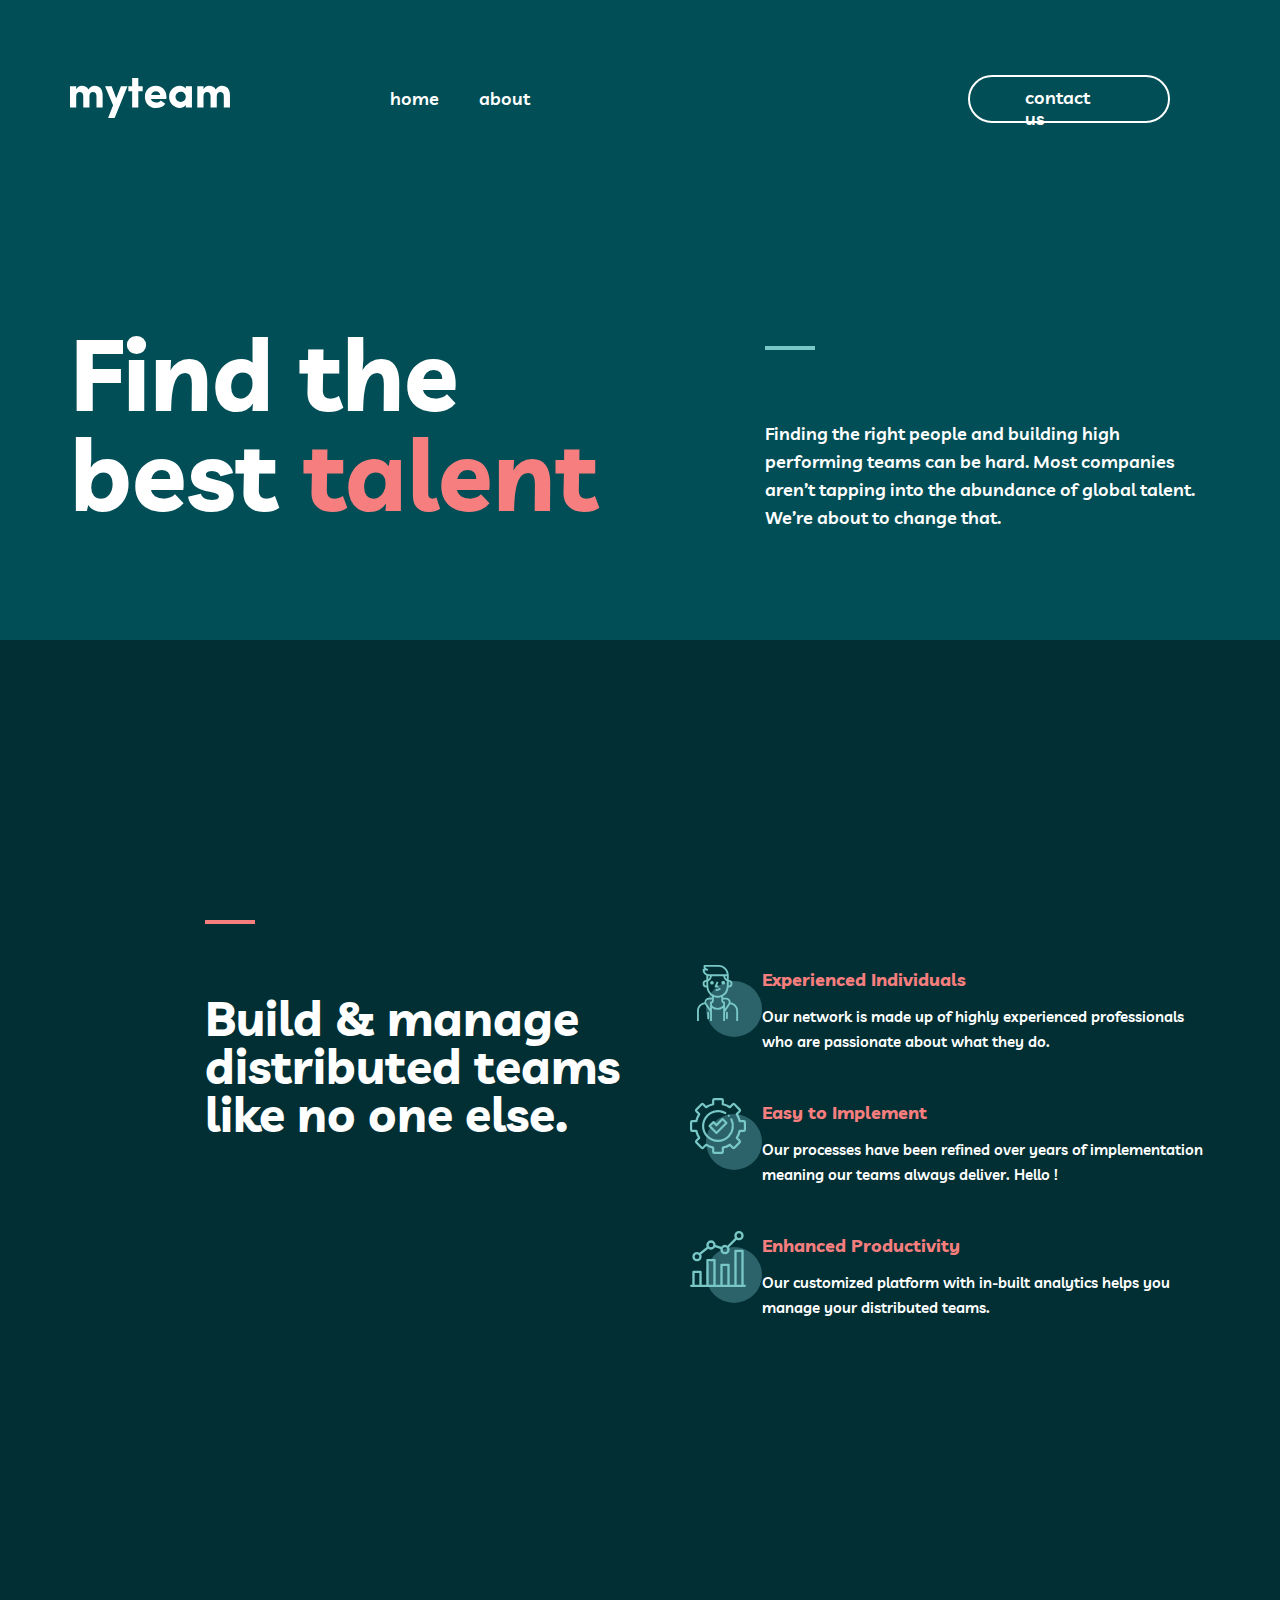
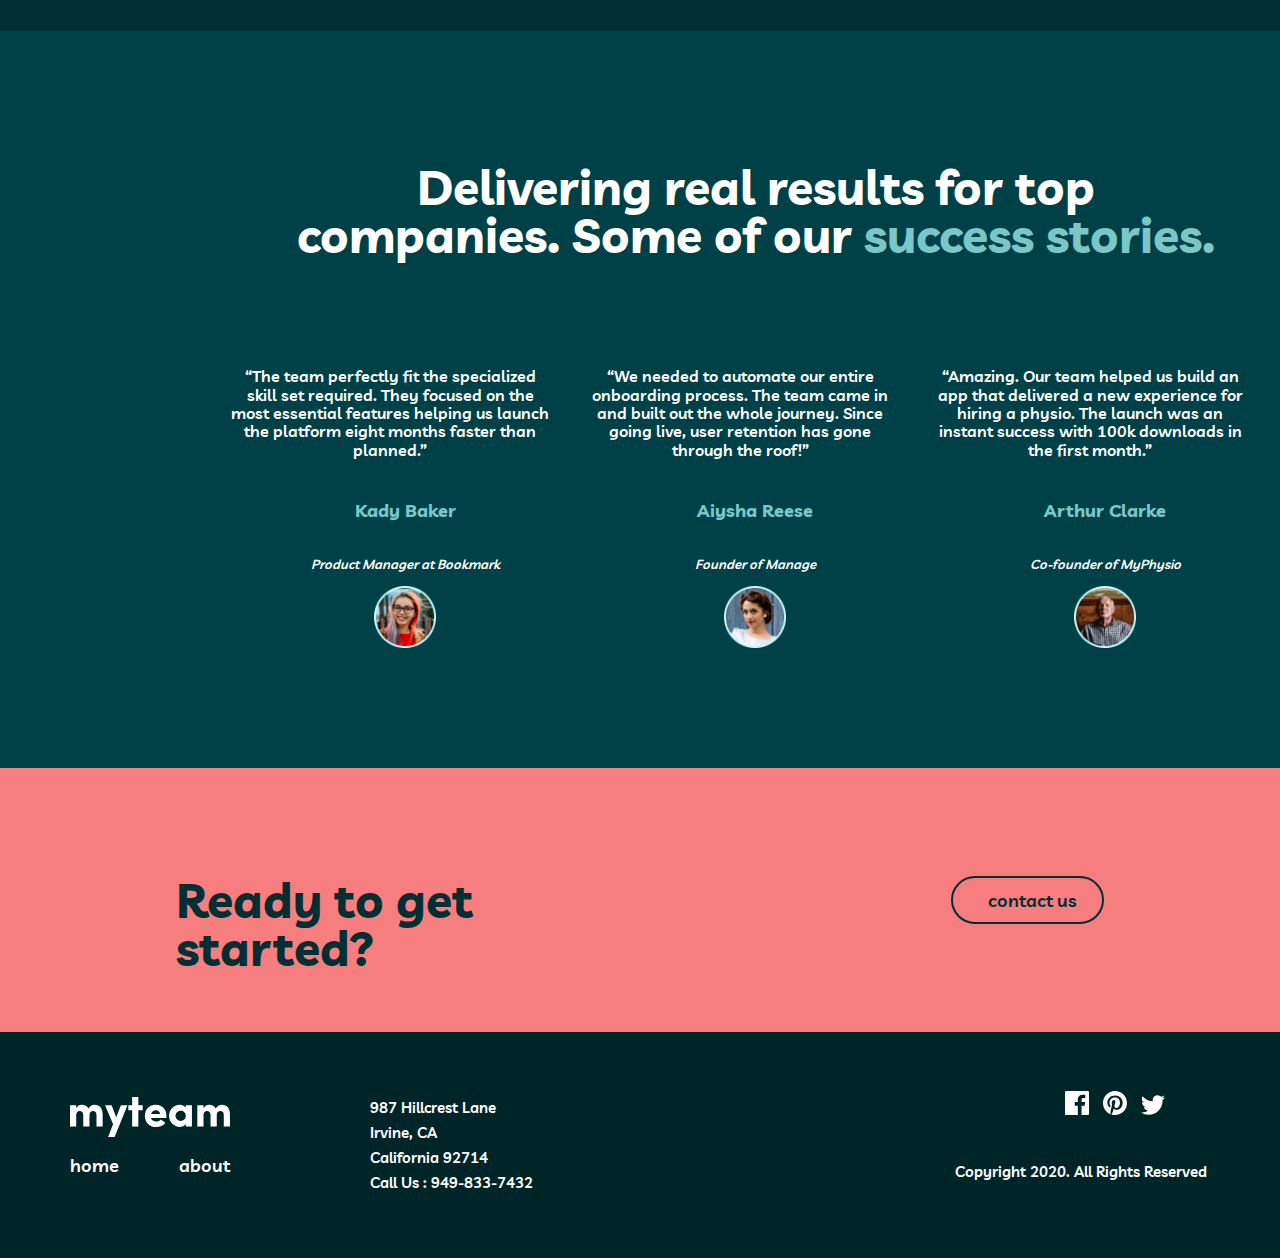
<file: index.html>
<!DOCTYPE html>
<html lang="en">
  <head>
    <meta charset="UTF-8" />
    <meta http-equiv="X-UA-Compatible" content="IE=edge" />
    <meta name="viewport" content="width=device-width, initial-scale=1.0" />
    <title>myTeam</title>
    <!-- <link rel="preconnect" href="https://fonts.googleapis.com">
    <link rel="preconnect" href="https://fonts.gstatic.com" crossorigin>
    <link href="https://fonts.googleapis.com/css2?family=Livvic:wght@600;700&display=swap" rel="stylesheet"> -->
    <link rel="stylesheet" href="./css/normalize.css" />
    <link rel="stylesheet" href="./css/style.css" />
  </head>

  <body>
    <!-- HEADER -->
    <header class="header">
      <div class="container">
        <nav class="header-navbar">
          <a href=""
            ><img class="header-img" src="images/myteam.svg" alt=""
          /></a>
          <ul class="header-list">
            <li><a class="header-list-link" href="index.html">home</a></li>
            <li>
              <a class="header-list-link" href="./html/about.html">about</a>
            </li>
          </ul>
          <a class="header-link" href="./html/contact.html">contact us</a>
        </nav>
      </div>
    </header>
    <!-- MAIN -->
    <main>
      <section class="header-section2">
        <div class="hSection2-mini container">
          <h1 class="header-heading1">
            Find the <br />
            best <span style="color: #f67e7e">talent</span>
          </h1>
          <div>
            <hr class="header-hr" />
            <p class="header-text">
              Finding the right people and building high performing teams can be
              hard. Most companies aren’t tapping into the abundance of global
              talent. We’re about to change that.
            </p>
          </div>
        </div>
      </section>
      <!-- section1 -->
      <section class="mainSection1">
        <div class="mainSection1-mini container">
          <div>
            <hr class="mainSection1-hr" />
            <h2 class="mainSection1-heading2">
              Build & manage distributed teams like no one else.
            </h2>
          </div>
          <ul class="mainSection1-list">
            <li class="mainSection1-item">
              <a class="box2-icon" href=""
                ><svg
                  xmlns="http://www.w3.org/2000/svg"
                  width="72"
                  height="72"
                  fill="none"
                >
                  <circle cx="44" cy="44" r="28" fill="#2C6269" />
                  <path
                    fill="#79C8C7"
                    fill-rule="evenodd"
                    d="M14.496 0h14c5.66 0 10.267 4.606 10.267 10.267v4.666a3.737 3.737 0 0 1 3.733 3.734 3.737 3.737 0 0 1-3.733 3.733h-.213a11.184 11.184 0 0 1-5.387 8.701v1.566h2.949a4.522 4.522 0 0 1 4.515 4.726l.12.008c4.217.561 7.349 4.142 7.35 8.332V56h-1.868V45.733a6.553 6.553 0 0 0-5.668-6.475l-.404-.026a4.562 4.562 0 0 1-.28.485l-4.848 7.234V56h-1.866V42.956a9.388 9.388 0 0 1-5.6 1.844 9.39 9.39 0 0 1-5.6-1.843V56h-1.867v-9.05l-4.845-7.23a4.576 4.576 0 0 1-.282-.487l-.466.03c-3.171.426-5.607 3.21-5.607 6.47V56H7.029V45.733c0-4.19 3.133-7.77 7.288-8.326l.181-.012a4.52 4.52 0 0 1 4.514-4.728h2.95V31.13a10.993 10.993 0 0 1-5.372-8.54l-.014-.191h-.213a3.737 3.737 0 0 1-3.734-3.733 3.737 3.737 0 0 1 3.734-3.734h.001l-.001-4.364a6.541 6.541 0 0 1-3.734-5.902c0-.516.418-.934.934-.934h.5a3.705 3.705 0 0 1-.5-1.866V.933c0-.515.418-.933.933-.933Zm18.667 35.672v-1.139h2.949c1.462 0 2.65 1.19 2.65 2.66a2.629 2.629 0 0 1-.439 1.488l-3.294 4.916V37.54a.932.932 0 0 0-.933-.934h-.159a.934.934 0 0 1-.774-.933Zm-3.65-3.172c.615-.12 1.21-.287 1.783-.5v3.664a2.798 2.798 0 0 0 1.867 2.661v2.123a7.525 7.525 0 0 1-5.6 2.485 7.53 7.53 0 0 1-5.6-2.484v-2.123a2.797 2.797 0 0 0 1.866-2.654v-3.658a10.971 10.971 0 0 0 5.684.486Zm-9.417 5.039v6.057l-3.292-4.913a2.638 2.638 0 0 1-.441-1.5 2.653 2.653 0 0 1 2.65-2.65h2.95v1.146a.934.934 0 0 1-.775.926h-.159a.933.933 0 0 0-.933.934Zm15.033-26.34h1.767l.001 2.862c-.713-.645-1.496-1.605-1.768-2.861Zm-1.9 0c.415 2.842 2.642 4.555 3.669 5.205v3.123l-.196 2.544a9.328 9.328 0 0 1-7.53 8.594c-4.968.882-9.732-2.444-10.615-7.415a9.088 9.088 0 0 1-.106-.81l-.222-2.84v-3.197c1.029-.651 3.253-2.364 3.667-5.203H33.23ZM16.364 16.8h.002v2.872l.067.861h-.07a1.869 1.869 0 0 1-1.866-1.866c0-1.03.837-1.867 1.867-1.867Zm3.634-5.6c-.272 1.256-1.054 2.215-1.768 2.86v-2.927c.305.044.617.067.934.067h.834Zm18.766 8.4v-2.8c1.03 0 1.866.837 1.866 1.867s-.837 1.866-1.866 1.866h-.072l.072-.933ZM14.59 5.6a4.675 4.675 0 0 0 4.573 3.733h17.68c-.465-4.194-4.03-7.466-8.347-7.466H15.429c0 1.03.838 1.866 1.867 1.866a.934.934 0 0 1 0 1.867H14.59Zm9.24 12.133a1.867 1.867 0 1 1-3.734 0 1.867 1.867 0 0 1 3.733 0Zm9.333 1.867a1.867 1.867 0 1 0 0-3.733 1.867 1.867 0 0 0 0 3.733Zm-6.088.933 1.354-3.386-1.733-.693-1.867 4.666a.934.934 0 0 0 .867 1.28h2.8v-1.867h-1.421Zm-1.22 3.734a5.414 5.414 0 0 0 3.848-1.594l1.32 1.32a7.27 7.27 0 0 1-5.168 2.14h-.159v-1.866h.159ZM17.296 47.6a.933.933 0 1 1 1.867 0v5.6a.933.933 0 1 1-1.867 0v-5.6Zm18.667 0a.932.932 0 1 1 1.866 0v5.6a.932.932 0 1 1-1.866 0v-5.6Z"
                    clip-rule="evenodd"
                  /></svg
              ></a>
              <div>
                <h5 class="mainSection1-list-heading5">
                  Experienced Individuals
                </h5>
                <p class="mainSection1-list-text">
                  Our network is made up of highly experienced professionals who
                  are passionate about what they do.
                </p>
              </div>
            </li>
            <li class="mainSection1-item">
              <a class="box2-icon" href=""
                ><svg
                  xmlns="http://www.w3.org/2000/svg"
                  width="72"
                  height="72"
                  fill="none"
                >
                  <circle cx="44" cy="44" r="28" fill="#2C6269" />
                  <path
                    fill="#79C8C7"
                    fill-rule="evenodd"
                    d="M33.906 53.813A2.19 2.19 0 0 1 31.72 56H24.28a2.19 2.19 0 0 1-2.187-2.188v-3.265a23.106 23.106 0 0 1-5.859-2.43l-2.31 2.312a2.19 2.19 0 0 1-3.094 0l-5.26-5.26a2.19 2.19 0 0 1 0-3.093l2.311-2.311a23.106 23.106 0 0 1-2.43-5.859H2.189A2.19 2.19 0 0 1 0 31.72V24.28a2.19 2.19 0 0 1 2.188-2.187h3.258a23.106 23.106 0 0 1 2.426-5.869l-2.3-2.301a2.19 2.19 0 0 1 0-3.093l5.259-5.26a2.19 2.19 0 0 1 3.093 0l2.293 2.294a23.105 23.105 0 0 1 5.877-2.44V2.188A2.19 2.19 0 0 1 24.28 0h7.438a2.19 2.19 0 0 1 2.187 2.188v3.23a23.117 23.117 0 0 1 5.886 2.436l2.284-2.283a2.19 2.19 0 0 1 3.093 0l5.26 5.26a2.19 2.19 0 0 1 0 3.093l-2.284 2.284a23.116 23.116 0 0 1 2.437 5.886h3.23A2.19 2.19 0 0 1 56 24.28v7.438a2.19 2.19 0 0 1-2.188 2.187h-3.237a23.124 23.124 0 0 1-2.44 5.877l2.293 2.293a2.19 2.19 0 0 1 0 3.093l-5.259 5.26a2.19 2.19 0 0 1-3.093 0l-2.301-2.301a23.117 23.117 0 0 1-5.869 2.426v3.258ZM16.071 45.64c.204 0 .407.056.589.172a20.94 20.94 0 0 0 6.764 2.805c.5.111.857.555.857 1.068v4.127h7.438v-4.12c0-.514.357-.959.858-1.069 2.411-.53 4.69-1.473 6.775-2.801a1.094 1.094 0 0 1 1.361.15l2.91 2.909 5.259-5.26-2.904-2.903a1.094 1.094 0 0 1-.147-1.362 20.954 20.954 0 0 0 2.815-6.78c.11-.502.555-.858 1.068-.858h4.099V24.28H49.72c-.514 0-.958-.357-1.068-.858a20.943 20.943 0 0 0-2.812-6.791 1.094 1.094 0 0 1 .15-1.362l2.892-2.893-5.26-5.259-2.892 2.893c-.362.363-.929.425-1.362.149a20.953 20.953 0 0 0-6.79-2.812 1.093 1.093 0 0 1-.86-1.068V2.187h-7.437v4.1c0 .512-.356.956-.857 1.067a20.953 20.953 0 0 0-6.78 2.815c-.433.277-1 .216-1.363-.148l-2.904-2.903-5.259 5.26 2.91 2.91c.363.362.425.928.149 1.36a20.959 20.959 0 0 0-2.801 6.774c-.11.502-.555.86-1.068.86h-4.12v7.437h4.126c.513 0 .957.356 1.068.857a20.947 20.947 0 0 0 2.805 6.764c.276.433.215 1-.148 1.362l-2.92 2.92 5.258 5.26 2.92-2.92c.212-.212.492-.321.774-.321Zm.637-6.35A15.92 15.92 0 0 0 28 43.962a15.92 15.92 0 0 0 11.292-4.67 15.95 15.95 0 0 0 2.998-18.427 1.094 1.094 0 1 0-1.957.978 13.765 13.765 0 0 1-2.588 15.903A13.735 13.735 0 0 1 28 41.775a13.742 13.742 0 0 1-9.745-4.03c-5.373-5.373-5.373-14.117 0-19.49 4.348-4.347 11.125-5.286 16.481-2.282a1.093 1.093 0 1 0 1.07-1.908 16.079 16.079 0 0 0-9.89-1.898 15.822 15.822 0 0 0-9.208 4.541c-6.226 6.227-6.226 16.357 0 22.584Zm22.05-20.477a1.1 1.1 0 0 1-.775-.321 1.098 1.098 0 0 1 0-1.546c.203-.204.485-.32.774-.32.288 0 .57.116.774.32.203.203.32.485.32.773a1.1 1.1 0 0 1-.32.773 1.1 1.1 0 0 1-.774.32ZM26.455 36.057c-.29 0-.568-.115-.773-.32l-6.917-6.917a1.093 1.093 0 0 1 0-1.547l3.923-3.923a1.093 1.093 0 0 1 1.547 0l2.22 2.22 5.308-5.307a1.094 1.094 0 0 1 1.547 0l3.923 3.923c.427.427.427 1.12 0 1.547L27.23 35.737c-.205.205-.483.32-.774.32Zm-5.37-8.01 5.37 5.37 8.458-8.457-2.377-2.377-5.307 5.308a1.095 1.095 0 0 1-1.547 0l-2.22-2.22-2.377 2.376Z"
                    clip-rule="evenodd"
                  /></svg
              ></a>
              <div>
                <h5 class="mainSection1-list-heading5">Easy to Implement</h5>
                <p class="mainSection1-list-text">
                  Our processes have been refined over years of implementation
                  meaning our teams always deliver. Hello !
                </p>
              </div>
            </li>
            <li class="mainSection1-item">
              <a class="box2-icon" href=""
                ><svg
                  xmlns="http://www.w3.org/2000/svg"
                  width="72"
                  height="72"
                  fill="none"
                >
                  <circle cx="44" cy="44" r="28" fill="#2C6269" />
                  <path
                    fill="#79C8C7"
                    fill-rule="evenodd"
                    d="M44.333 4.667A4.671 4.671 0 0 1 49 0a4.671 4.671 0 0 1 4.667 4.667A4.671 4.671 0 0 1 49 9.333a4.64 4.64 0 0 1-2.37-.647l-7.61 7.611a4.64 4.64 0 0 1 .647 2.37A4.671 4.671 0 0 1 35 23.333a4.671 4.671 0 0 1-4.603-5.44l-5.372-1.532A4.669 4.669 0 0 1 21 18.667a4.643 4.643 0 0 1-2.802-.937l-7.117 5.675a4.64 4.64 0 0 1 .586 2.262A4.671 4.671 0 0 1 7 30.333a4.671 4.671 0 0 1-4.667-4.666A4.671 4.671 0 0 1 7 21c.905 0 1.75.259 2.466.706l7.274-5.8A4.671 4.671 0 0 1 21 9.333a4.671 4.671 0 0 1 4.665 4.784l5.7 1.625a4.66 4.66 0 0 1 6.005-1.095l7.61-7.61a4.639 4.639 0 0 1-.647-2.37ZM19.223 15.51a1.188 1.188 0 0 0-.09-.111A2.322 2.322 0 0 1 18.667 14 2.336 2.336 0 0 1 21 11.667 2.336 2.336 0 0 1 23.333 14 2.336 2.336 0 0 1 21 16.333c-.712 0-1.35-.32-1.777-.823Zm-10.61 8.472A2.325 2.325 0 0 0 7 23.333a2.336 2.336 0 0 0-2.333 2.334A2.336 2.336 0 0 0 7 28a2.336 2.336 0 0 0 2.333-2.333 2.326 2.326 0 0 0-.72-1.685Zm38.785-17.62a1.22 1.22 0 0 0-.093-.093 2.326 2.326 0 0 1-.638-1.602A2.336 2.336 0 0 1 49 2.333a2.336 2.336 0 0 1 2.333 2.334A2.336 2.336 0 0 1 49 7c-.62 0-1.184-.243-1.602-.639ZM52.5 18.666c.644 0 1.167.522 1.167 1.166v33.834h1.166a1.167 1.167 0 0 1 0 2.333H1.167a1.167 1.167 0 0 1 0-2.333h1.166V40.833c0-.644.523-1.166 1.167-1.166h7c.644 0 1.167.522 1.167 1.166v12.834h4.666v-24.5c0-.644.523-1.167 1.167-1.167h7c.644 0 1.167.523 1.167 1.167v24.5h4.666V33.833c0-.644.523-1.166 1.167-1.166h7c.644 0 1.167.522 1.167 1.166v19.834h4.666V19.833c0-.644.523-1.166 1.167-1.166h7ZM51.333 21v32.667h-4.666V21h4.666Zm-14 32.667V35h-4.666v18.667h4.666ZM18.667 30.333h4.666v23.334h-4.666V30.333ZM9.333 53.667V42H4.667v11.667h4.666ZM35 21a2.336 2.336 0 0 1-2.333-2.333A2.336 2.336 0 0 1 35 16.333a2.336 2.336 0 0 1 2.333 2.334A2.336 2.336 0 0 1 35 21Z"
                    clip-rule="evenodd"
                  /></svg
              ></a>
              <div>
                <h5 class="mainSection1-list-heading5">
                  Enhanced Productivity
                </h5>
                <p class="mainSection1-list-text">
                  Our customized platform with in-built analytics helps you
                  manage your distributed teams.
                </p>
              </div>
            </li>
          </ul>
        </div>
      </section>
      <!-- section2 -->
      <section class="mainSection2">
        <div class="mainSection2-mini container">
          <h1 class="mainSection2-mini-heading">
            Delivering real results for top <br />
            companies. Some of our
            <span style="color: #79c8c7">success stories.</span>
          </h1>
          <ul class="mainSection2-list">
            <li class="mainSection2-item">
              <p class="mainSection2-text">
                “The team perfectly fit the specialized skill set required. They
                focused on the most essential features helping us launch the
                platform eight months faster than planned.”
              </p>
              <h5 class="mainSection2-heading5">Kady Baker</h5>
              <p class="mainSection2-text2">Product Manager at Bookmark</p>
              <img
                class="mainSection2-img"
                src="images/KadyBaker.png"
                alt=""
                width="62px"
                height="62px"
              />
            </li>
            <li class="mainSection2-item">
              <p class="mainSection2-text">
                “We needed to automate our entire onboarding process. The team
                came in and built out the whole journey. Since going live, user
                retention has gone through the roof!”
              </p>
              <h5 class="mainSection2-heading5">Aiysha Reese</h5>
              <p class="mainSection2-text2">Founder of Manage</p>
              <img
                class="mainSection2-img"
                src="images/AiyshaReese.png"
                alt=""
                width="62px"
                height="62px"
              />
            </li>
            <li class="mainSection2-item">
              <p class="mainSection2-text">
                “Amazing. Our team helped us build an app that delivered a new
                experience for hiring a physio. The launch was an instant
                success with 100k downloads in the first month.”
              </p>
              <h5 class="mainSection2-heading5">Arthur Clarke</h5>
              <p class="mainSection2-text2">Co-founder of MyPhysio</p>
              <img
                class="mainSection2-img"
                src="images/ArthurClarke.png"
                alt=""
                width="62px"
                height="62px"
              />
            </li>
          </ul>
        </div>
      </section>

      <!-- section3 -->
      <section class="mainSection3">
        <div class="mainSection3-mini container">
          <h1 class="mainSection3-heading">Ready to get started?</h1>
          <a class="mainSection3-link" href="">contact us</a>
        </div>
      </section>
    </main>
    <!-- FOOTER -->
    <footer>
      <div class="footer container">
        <div>
          <img class="footer-img" src="images/myteam.svg" alt="" />
          <div>
            <ul class="footer-list">
              <li><a class="footer-link" href="">home</a></li>
              <li><a class="footer-link" href="">about</a></li>
            </ul>
          </div>
        </div>
        <p class="footer-text">
          987 Hillcrest Lane <br />
          Irvine, CA <br />
          California 92714 <br />
          Call Us : 949-833-7432
        </p>
        <div>
          <div class="footer-icons">
            <a class="footer-icon" href=""
              ><svg
                xmlns="http://www.w3.org/2000/svg"
                width="24"
                height="24"
                fill="none"
              >
                <path
                  fill="#fff"
                  d="M22.675 0H1.325C.593 0 0 .593 0 1.325v21.351C0 23.407.593 24 1.325 24H12.82v-9.294H9.692v-3.622h3.128V8.413c0-3.1 1.893-4.788 4.659-4.788 1.325 0 2.463.099 2.795.143v3.24l-1.918.001c-1.504 0-1.795.715-1.795 1.763v2.313h3.587l-.467 3.622h-3.12V24h6.116c.73 0 1.323-.593 1.323-1.325V1.325C24 .593 23.407 0 22.675 0Z"
                /></svg
            ></a>
            <a class="footer-icon" href=""
              ><svg
                xmlns="http://www.w3.org/2000/svg"
                width="24"
                height="24"
                fill="none"
              >
                <path
                  fill="#fff"
                  d="M12 0C5.373 0 0 5.372 0 12c0 5.084 3.163 9.426 7.627 11.174-.105-.949-.2-2.405.042-3.441.218-.937 1.407-5.965 1.407-5.965s-.359-.719-.359-1.782c0-1.668.967-2.914 2.171-2.914 1.023 0 1.518.769 1.518 1.69 0 1.029-.655 2.568-.994 3.995-.283 1.194.599 2.169 1.777 2.169 2.133 0 3.772-2.249 3.772-5.495 0-2.873-2.064-4.882-5.012-4.882-3.414 0-5.418 2.561-5.418 5.207 0 1.031.397 2.138.893 2.738a.36.36 0 0 1 .083.345l-.333 1.36c-.053.22-.174.267-.402.161-1.499-.698-2.436-2.889-2.436-4.649 0-3.785 2.75-7.262 7.929-7.262 4.163 0 7.398 2.967 7.398 6.931 0 4.136-2.607 7.464-6.227 7.464-1.216 0-2.359-.631-2.75-1.378l-.748 2.853c-.271 1.043-1.002 2.35-1.492 3.146C9.57 23.812 10.763 24 12 24c6.627 0 12-5.373 12-12 0-6.628-5.373-12-12-12Z"
                /></svg
            ></a>
            <a class="footer-icon" href=""
              ><svg
                xmlns="http://www.w3.org/2000/svg"
                width="24"
                height="20"
                fill="none"
              >
                <path
                  fill="#fff"
                  d="M24 2.557a9.83 9.83 0 0 1-2.828.775A4.932 4.932 0 0 0 23.337.608a9.864 9.864 0 0 1-3.127 1.195A4.916 4.916 0 0 0 16.616.248c-3.179 0-5.515 2.966-4.797 6.045A13.978 13.978 0 0 1 1.671 1.149a4.93 4.93 0 0 0 1.523 6.574 4.903 4.903 0 0 1-2.229-.616c-.054 2.281 1.581 4.415 3.949 4.89a4.935 4.935 0 0 1-2.224.084 4.928 4.928 0 0 0 4.6 3.419A9.9 9.9 0 0 1 0 17.54a13.94 13.94 0 0 0 7.548 2.212c9.142 0 14.307-7.721 13.995-14.646A10.025 10.025 0 0 0 24 2.557Z"
                /></svg
            ></a>
          </div>
          <p class="footer-text2">Copyright 2020. All Rights Reserved</p>
        </div>
      </div>
    </footer>
  </body>
</html>
</file>
<file: css/style.css>
@font-face {
    font-family: 'Livvic';
    src: url('../fonts/') format('woff2'),
        url('../fonts/Livvic-SemiBold.woff') format('woff');
    font-weight: 600;
    font-style: normal;
    font-display: swap;
}

@font-face {
    font-family: 'Livvic';
    src: url('../fonts/Livvic-Bold.woff2') format('woff2'),
        url('../fonts/Livvic-Bold.woff') format('woff');
    font-weight: bold;
    font-style: normal;
    font-display: swap;
}

*{
    box-sizing: border-box;
}
html{
    height: 100%;
    scroll-behavior: smooth;
}
.container{
    width: 100%;
    max-width: 1200px;
    margin: auto;
    padding: 0 30px;
}
body{
    height: 100%;
    font-family: 'Livvic', sans-serif;
    margin: 0;
    color: white;
    display: flex;
    flex-direction: column;
}
li{
    list-style-type: none;
}
h1,
h2,
h3,
h4,
h5,
h6{
    font-weight: 700;
}
button{
    cursor: pointer;
}
/* header */
.header{
    margin: 0;
    background-color: #014E56;
}
.header-navbar{
    display: flex;
    justify-content: space-between;
    padding-top: 73px;
    align-items: center;
}
.header-img{
    flex-grow: 1;
}
.header-list{
    flex-grow: 5;
    list-style-type: none;
    display: flex;
    margin-left: 80px;
}
.header-list-link{
    width: 49px;
    height: 28px;
    text-decoration: none;
    color: white;
    margin-left: 40px;
    font-size: 18px;
    font-weight: 600;
}
.header-list-link:active{
    color: #F67E7E;
}
.header-link{
    width: 60px;
    height: 48px;
    flex-grow: 1;
    text-decoration: none;
    color: white;
    font-size: 18px;
    font-weight: 600;
    padding: 11px 55px;
    border: 2px solid white;
    border-radius: 25px;
    margin-right: 40px;
}
.header-link:active{
    color: #002529;
    border: 2px solid white;
    background-color: #fff;
}
.header-heading1{
    width: 550px;
    height: 250px;
    font-weight: 700;
    font-size: 100px;
    line-height: 100px;
}
.header-section2{
    background-color: #014E56;
    /* display: flex; */
    align-items: center;
    justify-content: space-between;
    padding-top: 130px;
}
.hSection2-mini{
    display: flex;
    justify-content: space-between;
    align-items: center;
}
.header-hr{
    width: 50px;
    height: 4px;
    background-color: #79C8C7;
    border: none;
    margin: 0 0 70px 0;
}
.header-text{
    width: 445px;
    height: 112px;
    font-weight: 600;
    font-size: 18px;
    line-height: 28px;
}
/* main */
main{
    flex-grow: 1;
}
.mainSection1{
    background-color: #012F34;
    padding: 140px 0;
}
.mainSection1-hr{
    width: 50px;
    height: 4px;
    background-color: #F67E7E;
    border: none;
    margin: 0 0 70px 0;
}
.mainSection1-heading2{
    width: 445px;
    height: 144px;
    font-size: 48px;
    line-height: 48px;
    font-weight: 700;
}
.mainSection1-mini{
    padding: 140px 165px;
    display: flex;
}
.mainSection1-list{
    list-style-type: none;
}
.mainSection1-item{
    display: flex;
    align-items: center;
}
.mainSection1-list-img{
    margin-right: 40px;
}
.mainSection1-list-heading5{
    width: 445px;
    height: 28px;
    font-size: 18px;
    line-height: 28px;
    font-weight: 700;
    color: #F67E7E;
}
.mainSection1-list-text{
    width: 445px;
    height: 50px;
    font-size: 15px;
    line-height: 25px;
    margin-top: -20px;
}
/* section2 */
.mainSection2{
    background-color: #004047;
    padding: 100px 160px;
    justify-content: space-between;
}
.mainSection2-mini-heading{
    width: 932px;
    height: 96px;
    font-size: 48px;
    line-height: 48px;
    text-align: center;
    margin-left: 100px;
}
.mainSection2-list{
    display: flex;
    list-style-type: none;
    margin-top: 92px;
}
.mainSection2-text{
    width: 320px;
    height: 100px;
    text-align: center;
}
.mainSection2-heading5{
    width: 350px;
    height: 28px;
    font-weight: 700;
    font-size: 18px;
    line-height: 28px;
    color: #79C8C7;
}
.mainSection2-text2{
    width: 350px;
    height: 18px;
    font-weight: 500;
    font-size: 13px;
    line-height: 18px;
    font-style: italic;
}
.mainSection2-item{
    text-align: center;
}
/* main section3 */
.mainSection3{
    background-color: #F67E7E;
}
.mainSection3-mini{
    display: flex;
    align-items: center;
    justify-content: space-around;
    padding: 76px 0;
}
.mainSection3-heading{
    width: 504px;
    height: 48px;
    font-weight: 700;
    font-size: 48px;
    line-height: 48px;
    color: #012F34;
}
.mainSection3-link{
    width: 153px;
    height: 48px;
    font-size: 18px;
    line-height: 28px;
    color: #012F34;
    text-decoration: none;
    border: 2px solid #012F34;
    padding: 9px 0 10px 35px;
    border-radius: 50px;
}
    .mainSection3-link:active{
        border: 2px solid #012F34;
        background-color: #012F34;
        color: #fff;
    }

    .box2-icon:active svg path{
        fill: #F67E7E;
    }





/* footer */
footer{
    padding: 48px 0;
    background-color: #002529;
}
.footer{
    display: flex;
    justify-content: space-between;
    align-items: center;
}
.footer-list{
    display: flex;
    list-style-type: none;
    margin-left: -100px;
}
.footer-link{
    width: 49px;
    height: 28px;
    font: 600px;
    font-size: 18px;
    text-decoration: none;
    color: #fff;
    margin-left: 60px;
}   
.footer-link:active{
    color: #F67E7E;
}   
.footer-text{
    width: 445px;
    height: 100px;
    font-weight: 600;
    font-size: 15px;
    line-height: 25px;
}
.footer-text2{
    width: 255px;
    height: 25px;
    font-weight: 600;
    font-size: 15px;
    line-height: 25px;
    margin-top: 40px;
}
.footer-icons{
    margin-left: 100px;
}
.footer-icon:active svg path{
    fill: #F67E7E;
}
.footer-icon{
    margin-left: 10px;
}



















/* About */
.main-section{
    position: relative;
    background-color: #014E56;
}
.mainS-mini{
    display: flex;
    justify-content: space-between;
    align-items: flex-start;
    padding: 120px 0;
}

.img{
    width: 200px;
    height: 200px;
    background-image: url(../svg/aboutImg-1.svg);
    position: absolute;
    background-repeat: no-repeat;
    top: 245px;
    left: 1420px;
}
.main-heading1{
    font-size: 64px;
}
.main-text{
    width: 730px;
    height: 112px;
    font-weight: 600;
    font-size: 18px;
}
.main-hr{
    width: 50px;
    height: 4px;
    background-color: #F67E7E;
    border: none;
    margin: 0 0 70px 0;
}
.aImg1{
    position: absolute;
    /* width: 200px; */
    height: 200px;
    top: 317px;
    left: 1340px;
}
/* section 2 */
.section2{
    background-color: #004047;
}
.section2-mini{
    padding: 150px 0;
}
.section2 img{
    border-radius: 50%;
}
.section2-list{
    display: flex;
    flex-wrap: wrap;
}
.section2-item {
    width: 350px;
    height: 253px;
    background-color: #012F34;
    padding: 32px 127px;
    margin-right: 30px;
    margin-top: 76px;
    /* align-items: center; */
    /* padding: 50px 0; */
}
.section2-title{
    width: 302px;
    height: 28px;
    color: #79C8C7;
    font-size: 18px;
    line-height: 28px;
    margin-top: 10px;
}
.section2-text{
    width: 302px;
    height: 25px;
    font-weight: 500;
    font-style: italic;
    font-size: 15px;
    line-height: 25px;
    margin-top: -20px;
}
.section2-title1{
    font-size: 48px;
    line-height: 48px;
    text-align: center;
    margin-bottom: 64px;
}
.section2-text2{
    width: 56px;
    height: 56px;
    font-size: 30px;
    background-color: #F67E7E;
    text-align: center;
    border-radius: 50%;
    color: #012F34;
    padding-top: 5px;
    margin-left: 30px;
}
.section2-text2:active{
    background-color: #79C8C7;
}
.s2-item2{
    width: 350px;
    height: 253px;
    background-color: #002529;
    padding: 32px 127px;
    /* margin-right: 30px; */
    margin-top: 76px;
}
.s2-item2-text{
    width: 254px;
    height: 75px;
    font-weight: 600;
    font-style: italic;
    font-size: 15px;
    line-height: 25px;
    margin: -20px 0 0 -70px;
    text-align: center;
}
.tw{
    margin: 24px 20px 0 0 ;
}
.s2-text2{
    width: 56px;
    height: 56px;
    font-size: 30px;
    background-color: #79C8C7;
    text-align: center;
    border-radius: 50%;
    color: #012F34;
    padding-top: 5px;
    margin-left: 30px; 
}
.s2-text2:active{
    background-color: #F67E7E;
}
.about svg{
    margin-top: 24px;
    margin-left: 10px;
}
.sec2-img{
    width: 200px;
    height: 200px;
    background-image: url(../svg/aboutImg-2.svg);
    position: absolute;
    background-repeat: no-repeat;
    right: 1420px;
}
.sec2-img2{
    width: 200px;
    height: 200px;
    background-image: url(../svg/aboutImg-3.svg);
    position: absolute;
    background-repeat: no-repeat;
    top: 1588px;
    right: -50px;
}
.section3-img{
    width: 200px;
    height: 200px;
    background-image: url(../svg/aboutImg-4.svg);
    position: absolute;
    background-repeat: no-repeat;
    top: 1688px;
    left: 0px;
}
.s3-img{
    width: 200px;
    height: 148px;
    background-image: url(../svg/aboutImg-5.svg);
    position: absolute;
    background-repeat: no-repeat;
    top: 2282px;
    left: 0px;
}
.section3{
    padding: 140px 0;
    background-color: #012F34;

}
.section3-mini ul{
    display: flex;
    justify-content: space-between;
}
.section3-mini h1{
    font-size: 48px;
    line-height: 48px;
    margin-bottom: 70px;
    text-align: center;
}   
.contact-main{
    background-color: #014E56   ;
}
.contact-main-title{
    width: 350px;
    height: 100px;
    font-size: 64px;
    line-height: 100px;
}
.contact-main-text{
    width: 540px;
    height: 48px;
    font-size: 32px;
    line-height: 48px;
    color: #F67E7E;
}
.contact-main-text2{
    width: 445px;
    height: 28px;
    font-size: 18px;
    line-height: 28px;
    margin-left: 23px;
}
.box2{
    display: flex;
    margin-top: 20px;
}
.oval{
    position: absolute;
    width: 56px;
    height: 56px;
    background-color: #2c626950;
    border-radius: 50%;
    top: 430px;
    left: 210px;

}











/* contact */



.main-hero {
    display: flex;
    justify-content: space-between;
    align-items: center;
    padding: 140px 0;
}
.label{
    display: grid;
}

.form-box{
    width: 540px;
    margin-top: 30px;
}
.input{
    border: none;
    border-bottom: 2px solid white;
    padding: 12px 20px;
    background-color: inherit;
}
.input:hover{
    border: none;
    border-bottom: 2px solid #F67E7E;
    padding: 12px 20px;
    background-color: inherit;
    color: white;
}
.input:active{
    border-bottom: 2px solid white;
}
.textarea{
    background-color: inherit;
    border: none;
    border-bottom: 2px solid white;
}
.textarea:hover{
    border-bottom: 2px solid #F67E7E;
}
.form-btn{
    margin-top: 30px;
    border: 2px solid white;
    border-radius: 20px;
    padding: 9px 32px;
    color: #004047;
}
</file>
